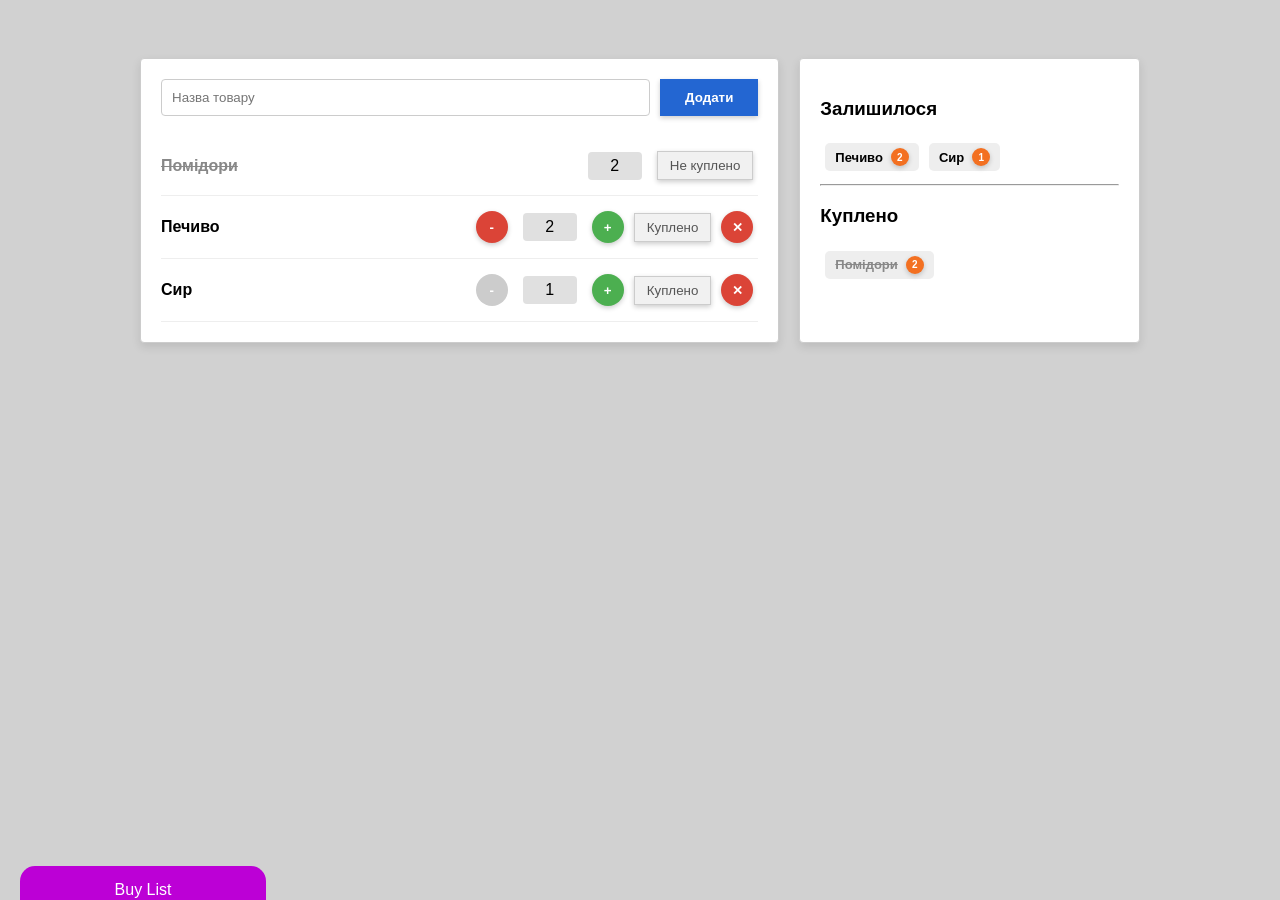
<file: HomeWork1/index.html>
<!DOCTYPE html>
<html>
<head lang="uk">
    <meta charset="UTF-8">
    <title>Buy List</title>
    <link rel="stylesheet" type="text/css" href="main.css" />
</head>
<body>
<main class="container">
    <section class="card main-panel">
        <div class="add-item">
            <input type="text" id="new-item-name" placeholder="Назва товару" aria-label="Введіть назву товару">
            <button class="btn-add" id="btn-add-item" data-tooltip="Додати у список">Додати</button>
        </div>

        <div class="items-list" id="items-container">
        </div>
    </section>

    <section class="card side-panel">
        <div class="stats-group">
            <h3>Залишилося</h3>
            <div class="tags" id="left-to-buy-container">
            </div>
        </div>
        <hr>
        <div class="stats-group">
            <h3>Куплено</h3>
            <div class="tags bought" id="bought-container">
            </div>
        </div>
    </section>
</main>

<div class="badge">
    <div class="badge-title">Buy List</div>
    <div class="badge-author">Created by: Kondratenko Artem</div>
</div>

<script src="script.js"></script>
</body>
</html>
</file>
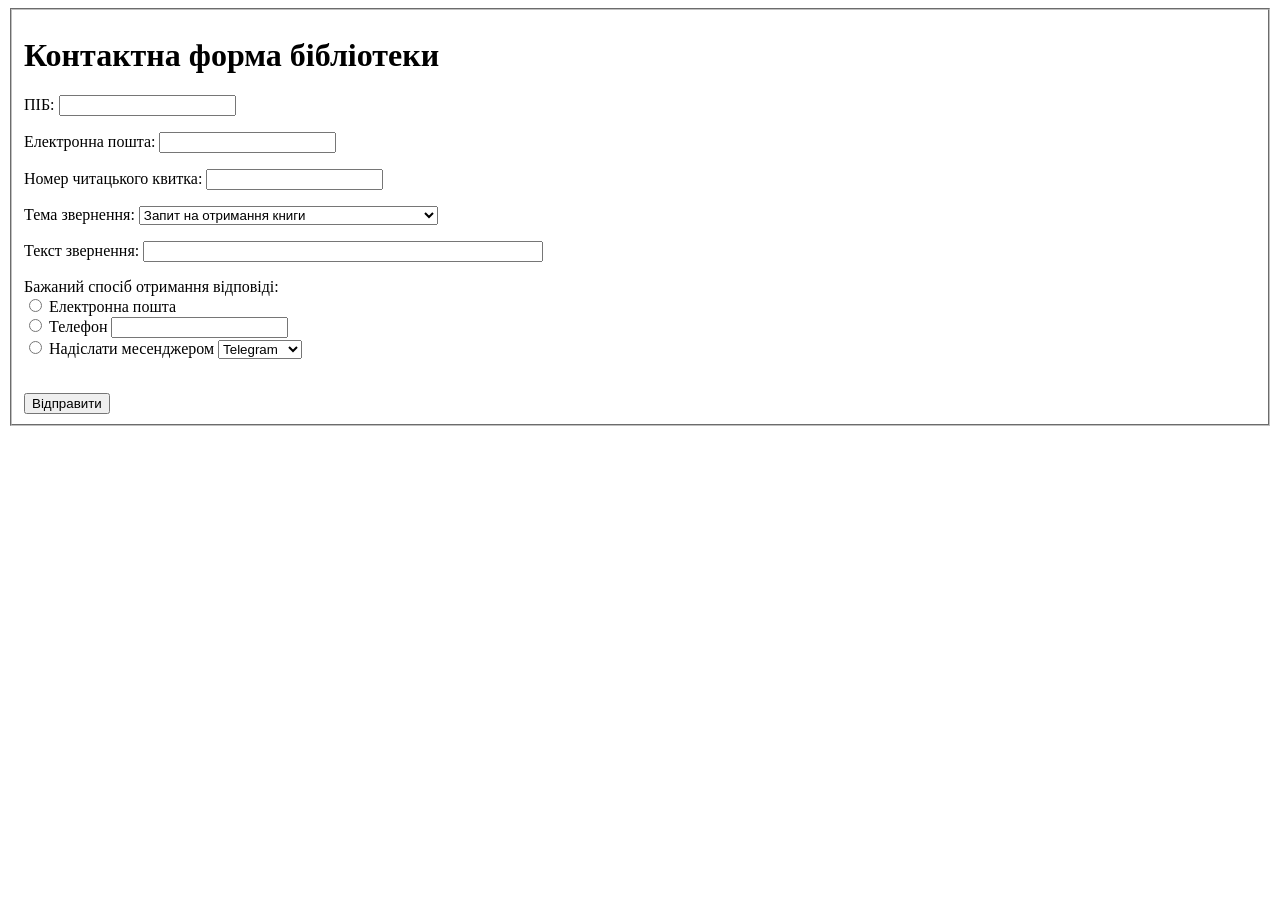
<file: Lab01/form.html>
<!DOCTYPE html>
<html lang="en">
<head>
    <title>Форма реєстрації</title>
    <meta charset="UTF-8">
</head>
<body>
<form action="submit_form.php" method="post">
    <fieldset>
    <h1>Контактна форма бібліотеки <br></h1>
    <label type="text" for = "Name" name="Name"> <p line-height="1.6"> ПІБ: </label>
    <input type="text" id = "Name" name="Name" required><br></p>
    <label type="text" for = "Email" name="Email"> <p line-height="1.6"> Електронна пошта: </label>
    <input type="email" id = "Email" name="Email" required><br></p>
    <label type="text" for = "Number" name="Number">  Номер читацького квитка: </label>
    <input type="number" id = "Number" name="Number" required><br>
    <label type="text" for = "Topic" name="Topic"> <p line-height="1.6"> Тема звернення: </label>
    <select id = "Topic" name="Topic" required>
        <option value="BookRequest">Запит на отримання книги</option>
        <option value="Membership">Запит на приєднання до членства бібліотеки</option>
        <option value="ReturnRequest">Запит на повернення книги</option>
        <option value="Report"> Повідомлення про проблему або скарга</option>
        <option value="Other">Інше</option>
    </select><br></p>
    <label type="text" for = "Filling" name="Filling"> <p line-height="1.6"> Текст звернення: </label>
        <input type="text" id = "Filling" name="Filling" style="width: 100%; max-width: 400px; box-sizing: border-box;" required> <br></p>
    <label type="text" for = "AnswerType" name="AnswerType"> <p line-height="1.6"> Бажаний спосіб отримання відповіді: <br></label>
    <input type="radio" id = "AnswerTypeR" name="AnswerTypeR" value="Email" required> Електронна пошта <br>
    <input type="radio" id = "AnswerTypeR" name="AnswerTypeR" value ="Phone" required> Телефон 
    <input type="tel" id="TelNumber" name="TelNumber"><br>
    <input type="radio" id="AnswerTypeR" name="AnswerTypeR" for="Messenger" value ="Messenger" required> Надіслати месенджером 
    <select id="Messenger" name="Messenger" required>
        <option value="Telegram">Telegram</option>
        <option value="Viber">Viber</option>
        <option value="WhatsApp">WhatsApp</option>
    </select> <br>
    <br></p>
    <button type="submit">Відправити</button>
    </fieldset>
</form>
</body>
</html>
</file>
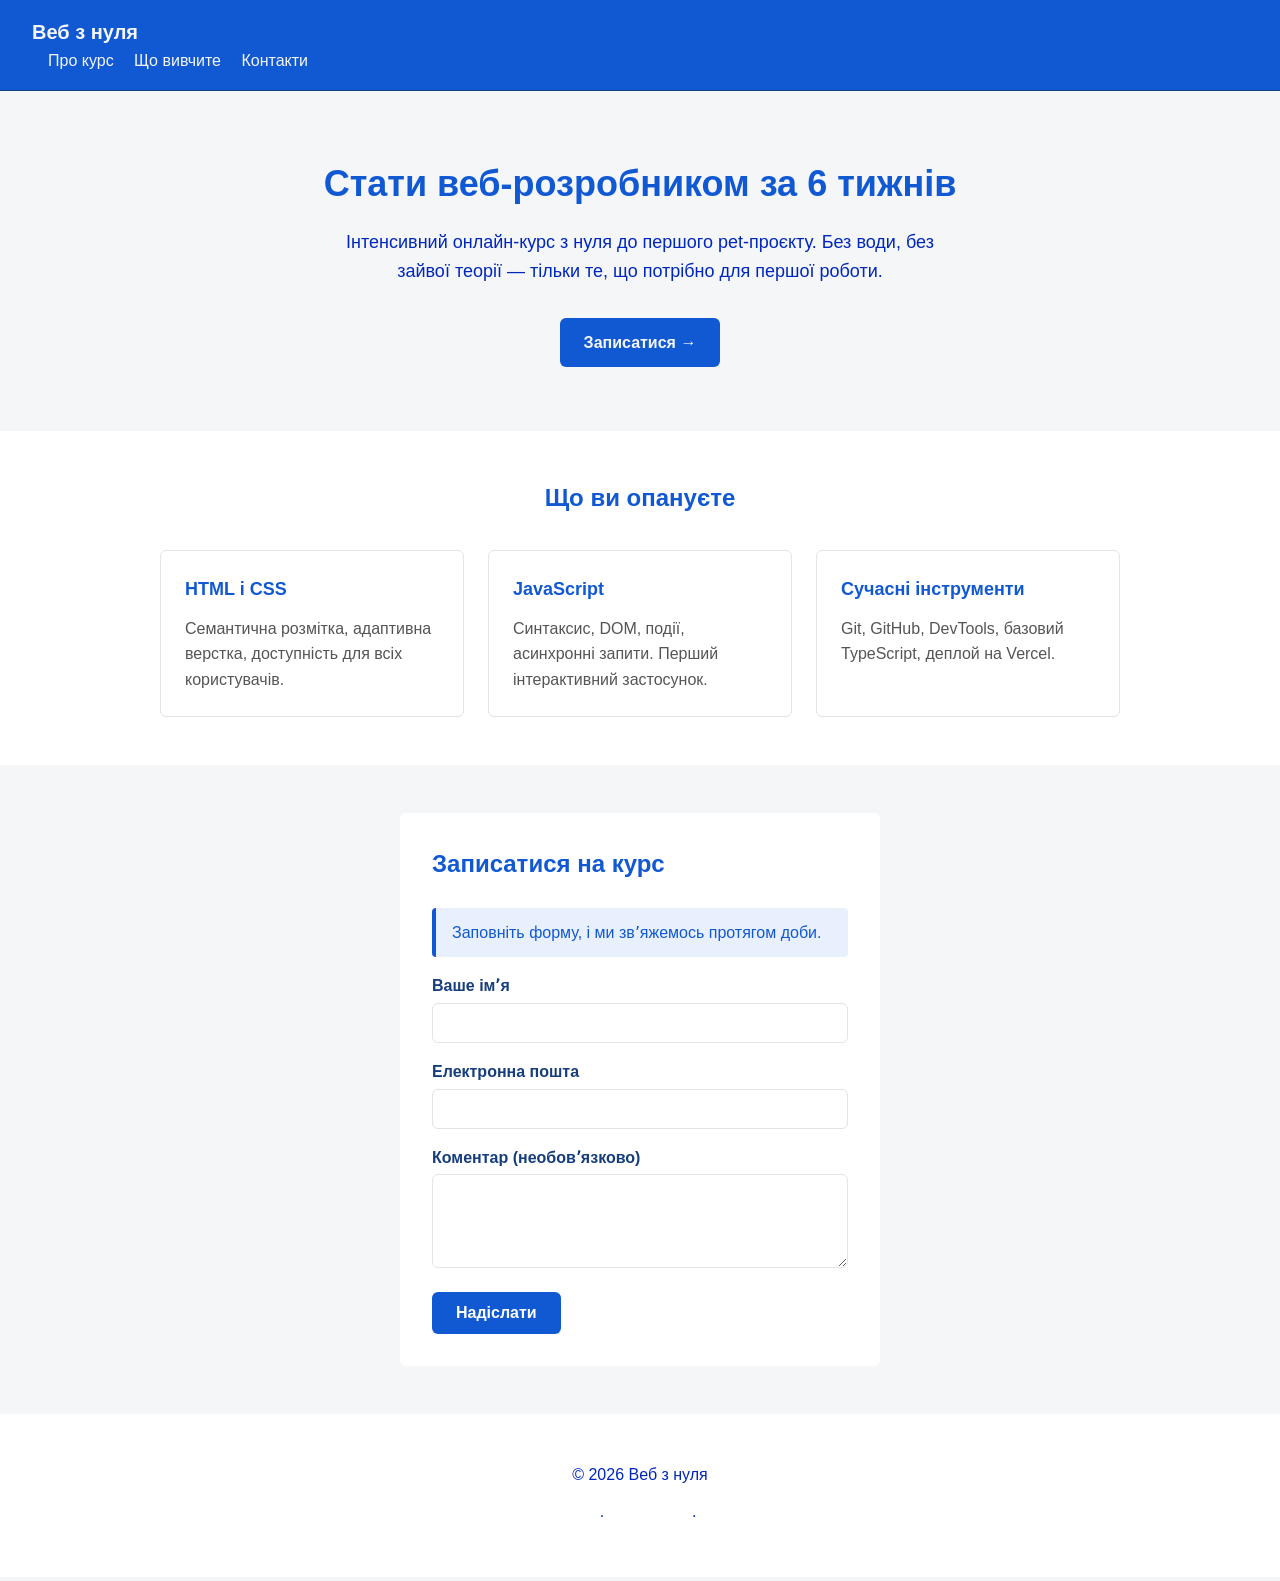
<file: Lab02/legacy-page.html>
<!DOCTYPE html>
<html lang="uk">
<head>
  <meta charset="UTF-8">
  <meta name="viewport" content="width=device-width, initial-scale=1">
  <title>Курс «Веб з нуля» — лендинг</title>
  <link rel="stylesheet" href="legacy.css">
</head>
<body data-theme="light">

  <!-- HTML, який використовує legacy.css.
       Потрібен лише як референс — щоб бачити, як виглядає сторінка
       до і після рефакторингу. Студент змінює тільки legacy.css. -->

  <header class="site-header">
    <h1>Веб з нуля</h1>
    <nav>
      <a href="#hero">Про курс</a>
      <a href="#features">Що вивчите</a>
      <a href="#contact">Контакти</a>
    </nav>
  </header>

  <section class="hero" id="hero">
    <h2>Стати веб-розробником за 6 тижнів</h2>
    <p>Інтенсивний онлайн-курс з нуля до першого pet-проєкту. Без води, без зайвої теорії — тільки те, що потрібно для першої роботи.</p>
    <a href="#contact" class="cta">Записатися →</a>
  </section>

  <section class="features" id="features">
    <h2>Що ви опануєте</h2>
    <div class="grid">
      <div class="feature-card">
        <h3>HTML і CSS</h3>
        <p>Семантична розмітка, адаптивна верстка, доступність для всіх користувачів.</p>
      </div>
      <div class="feature-card">
        <h3>JavaScript</h3>
        <p>Синтаксис, DOM, події, асинхронні запити. Перший інтерактивний застосунок.</p>
      </div>
      <div class="feature-card">
        <h3>Сучасні інструменти</h3>
        <p>Git, GitHub, DevTools, базовий TypeScript, деплой на Vercel.</p>
      </div>
    </div>
  </section>

  <section class="contact-form" id="contact">
    <h2>Записатися на курс</h2>
    <p class="alert alert-info">Заповніть форму, і ми звʼяжемось протягом доби.</p>

    <form>
      <label for="name">Ваше імʼя</label>
      <input type="text" id="name" name="name" required>

      <label for="email">Електронна пошта</label>
      <input type="email" id="email" name="email" required>

      <label for="message">Коментар (необовʼязково)</label>
      <textarea id="message" name="message" rows="4"></textarea>

      <button type="submit">Надіслати</button>
    </form>
  </section>

  <footer class="site-footer">
    <p>© 2026 Веб з нуля</p>
    <p>
      <a href="#">Telegram</a> ·
      <a href="#">YouTube</a> ·
      <a href="#">GitHub</a>
    </p>
  </footer>

</body>
</html>
</file>
<file: HomeWork1/main.css>
body {
    background-color: #d1d1d1;
    font-family: Arial, sans-serif;
    display: flex;
    justify-content: center;
    padding-top: 50px;
}

.container {
    display: flex;
    gap: 20px;
    width: 90%;
    max-width: 1000px;
}

@media (max-width: 650px) {
    .container { flex-direction: column; }
}

.card {
    background: white;
    padding: 20px;
    border: 1px solid #ccc;
    border-radius: 4px;
    box-shadow: 0 4px 10px rgba(0,0,0,0.1);
}

.main-panel { flex: 2; }
.side-panel { flex: 1; }

.row {
    display: flex;
    justify-content: space-between;
    align-items: center;
    padding: 15px 0;
    border-bottom: 1px solid #eee;
}

.add-item {
    display: flex;
    gap: 10px;
    margin-bottom: 20px;
}

.add-item input {
    flex: 1;
    padding: 10px;
    border: 1px solid #ccc;
    border-radius: 4px;
}

.btn-add {
    background-color: #2366d2;
    color: white;
    border: none;
    padding: 10px 25px;
    cursor: pointer;
    font-weight: bold;
    box-shadow: 0 2px 5px rgba(0,0,0,0.2);
}

.btn-round {
    width: 32px;
    height: 32px;
    border-radius: 50%;
    border: none;
    color: white;
    font-weight: bold;
    cursor: pointer;
    margin: 0 5px;
}

.btn-round:disabled {
    background-color: #ccc !important;
    cursor: not-allowed;
    box-shadow: none;
}

.red { background-color: #db4437;     box-shadow: 0 2px 5px rgba(0,0,0,0.2);   }
.green { background-color: #4CAF50;     box-shadow: 0 2px 5px rgba(0,0,0,0.2); }
.grey { background-color: #f1f1f1; color: #555; border: 1px solid #ccc; box-shadow: 0 2px 5px rgba(0,0,0,0.2);}

.count-badge {
    background-color: #e0e0e0;
    padding: 5px 12px;
    border-radius: 4px;
    margin: 0 10px;
    display: inline-block;
    min-width: 30px;
    text-align: center;
}

.tag {
    background-color: #eee;
    padding: 5px 10px;
    border-radius: 5px;
    display: inline-flex;
    align-items: center;
    font-size: 13px;
    font-weight: bold;
    margin: 5px;
}

.tag-count {
    background-color: #f37021;
    color: white;
    border-radius: 50%;
    width: 18px;
    height: 18px;
    font-size: 10px;
    display: flex;
    justify-content: center;
    align-items: center;
    margin-left: 8px;
    box-shadow: 0 2px 5px rgba(0,0,0,0.2);
}

.bought .tag del {
    color: #888;
}

.badge {
    background-color: #bc00d6; 
    color: white;
    padding: 15px 25px;
    border-radius: 15px 15px 0 0;
    position: fixed;
    bottom: -40px;
    left: 20px;
    cursor: pointer;
    font-family: sans-serif;
    text-align: center;
    transition: all 0.4s ease;
}

.badge-author {
    font-size: 14px;
    margin-top: 10px;
    opacity: 0;
    transition: opacity 0.3s ease;
}

.badge:hover {
    transform: translateY(-40px); 
    background-color: #4a00e0; 
    box-shadow: 0 5px 15px rgba(0,0,0,0.3);
}

.badge:hover .badge-author {
    opacity: 1;
}

@media print {
    .badge {
        background-color: white !important;
        color: black !important;
        border: 2px solid #4a00e0 !important;
        position: static !important;
        transform: none !important;
        padding: 10px;
        width: fit-content;
    }

    .badge-title {
        display: none !important;
    }

    .badge-author {
        opacity: 1 !important;
        color: black !important;
        font-weight: bold;
    }
}

[data-tooltip] {
    position: relative;
}

[data-tooltip]::after {
    content: attr(data-tooltip);
    position: absolute;
    bottom: 70%;
    left: 50%;
    transform: translateX(-50%) translateY(10px) scale(0.8);
    background-color: #4B0082;
    color: white;
    padding: 8px 12px;
    border-radius: 8px;
    font-size: 12px;
    white-space: nowrap;
    opacity: 0;
    pointer-events: none;
    transition: all 0.3s ease;
    margin-bottom: 10px;
    z-index: 10;
}

[data-tooltip]:hover::after {
    opacity: 1;
    transform: translateX(-50%) translateY(0) scale(1);
}

button:focus, input:focus {
    outline: 2px solid #6A0DAD;
    outline-offset: 2px;
}

.item-name {
    cursor: pointer;
    font-weight: bold;
}

.item-name-input {
    padding: 4px 8px;
    font-size: 16px;
    border: 1px solid #6A0DAD;
    border-radius: 4px;
}

.item-name.is-bought {
    text-decoration: line-through;
    color: #888;
}

.actions {
    display: flex;
    align-items: center;
}
</file>
<file: Lab02/legacy.css>
/*
  legacy.css — стилі лендингу з hardcoded значеннями.
  Завдання 3: рефакторинг через CSS-змінні + темна тема.

  Студент має:
  1. Виділити дизайн-токени в :root (≥ 10 змінних).
  2. Замінити hardcoded значення на var(--name).
  3. Додати [data-theme="dark"] перевизначення для темної теми.
  4. Перевірити, що нічого не зламалось у світлій темі.
*/

* {
  box-sizing: border-box;
}

body[data-theme="dark"] {
  --color-primary: #9dc4ff76;
  --color-text: #ffffff;
  --color-hover:#2f7cf89a;
  --color-surface: #000000;
  --color-topick: #242424;
  --color-secondary: #b59233 ;
  --color-fc: #ffffff9e;
  --color-alert: #b85c00;
  --coloor-ai: #181818;
}

:root {
  --color-primary: #1158d3;
  --color-text: #0026bc;
  --color-hover:#173e7c;
  --color-surface: #ffffff;
  --color-topick: #f4f6f8;
  --color-secondary: #ffcc44 ;
  --color-fc: #555555;
  --space-sm: 4px;
  --space-md: 16px;
  --space-lg: 24px;
  --space-max: 32px;
  --radius-main: 6px;
  --font-base: 16px;
  --front-big:18px;
  --front-max:24px;
  --color-alert: #b85c00;
  --coloor-ai: #e8f0fe;
}

body {
  margin: 0;
  font-family: 'Helvetica Neue', Arial, sans-serif;
  font-size: var(--font-base);
  line-height: 1.6;
  color: var(--color-text);
  background: var(--color-topick);
}

/* === Header === */
.site-header {
  background: var(--color-primary);
  color: var(--color-text);
  padding: 16px 32px;
  border-bottom: 1px solid var(--color-hover);
}

.site-header h1 {
  margin: 0;
  font-size: 20px;
  color: var(--color-topick);
}

.site-header nav a {
  color: var(--color-topick);
  text-decoration: none;
  margin-left: var(--space-md);
  font-size: var(--font-base);
}

.site-header nav a:hover {
  color: var(--color-secondary);
}

/* === Hero === */
.hero {
  background: var(--color-topick);
  padding: 64px 32px;
  text-align: center;
  color: var(--color-text);
}

.hero h2 {
  font-size: 36px;
  margin: 0 0 16px;
  color: var(--color-primary);
}

.hero p {
  font-size: 18px;
  max-width: 600px;
  margin: 0 auto var(--space-max);
  color: var(--color-text);
}

.hero .cta {
  display: inline-block;
  padding: 12px var(--space-lg);
  background: var(--color-primary);
  color: var(--color-topick);
  border-radius: var(--radius-main);
  text-decoration: none;
  font-weight: 600;
  font-size: var(--font-base);
}

.hero .cta:hover {
  background: var(--color-hover);
}

/* === Features === */
.features {
  padding: 48px 32px;
  background: var(--color-surface);
}

.features h2 {
  text-align: center;
  font-size: var(--front-max);
  margin: 0 0 32px;
  color: var(--color-primary);
}

.features .grid {
  display: grid;
  grid-template-columns: repeat(3, 1fr);
  gap: var(--space-lg);
  max-width: 960px;
  margin: 0 auto;
}

.feature-card {
  background: var(--color-surface);
  border: 1px solid #e1e4e8;
  border-radius: var(--radius-main);
  padding: var(--space-lg);
  color: var(--color-text);
}

.feature-card h3 {
  margin: 0 0 12px;
  color: var(--color-primary);
  font-size: var(--front-big);
}

.feature-card p {
  margin: 0;
  color: var(--color-fc);
  font-size: var(--font-base);
}

/* === Alert === */
.alert {
  padding: 12px 16px;
  background: var(--color-surface);
  color: var(--color-alert);
  border-left: 4px solid var(--color-alert);
  border-radius: 4px;
  margin: 16px 0;
  font-size: var(--font-base);
}

.alert-info {
  background: var(--coloor-ai);
  color: var(--color-primary);
  border-left-color: var(--color-primary);
}

.alert-success {
  background: var(--color-surface);
  color: #2a8a4a;
  border-left-color: #2a8a4a;
}

/* === Form === */
.contact-form {
  max-width: 480px;
  margin: 48px auto;
  padding: 32px;
  background: var(--color-surface);
  border-radius: var(--radius-main);
}

.contact-form h2 {
  margin: 0 0 24px;
  color: var(--color-primary);
  font-size: var(--front-max);
}

.contact-form label {
  display: block;
  margin-bottom: 4px;
  color: var(--color-hover);
  font-size: var(--font-base);
  font-weight: 600;
}

.contact-form input,
.contact-form textarea {
  width: 100%;
  padding: 10px 12px;
  border: 1px solid #e1e4e8;
  border-radius: var(--radius-main);
  font-size: var(--font-base);
  background: var(--color-surface);
  color: var(--color-text);
  margin-bottom: 16px;
}

.contact-form input:focus,
.contact-form textarea:focus {
  outline: 2px solid var(--color-primary);
  outline-offset: 1px;
}

.contact-form button {
  background: var(--color-primary);
  color: var(--color-surface);
  padding: 12px 24px;
  border: none;
  border-radius: var(--radius-main);
  font-size: var(--font-base);
  font-weight: 600;
  cursor: pointer;
}

.contact-form button:hover {
  background: var(--color-hover);
}

/* === Footer === */
.site-footer {
  background: var(--color-surface);
  color: var(--color-text);
  padding: var(--space-max);
  text-align: center;
  font-size: var(--font-base);
}

.site-footer a {
  color: var(--color-surface);
  text-decoration: none;
  margin: 0 8px;
}

.site-footer a:hover {
  color: var(--color-secondary);
}
</file>
